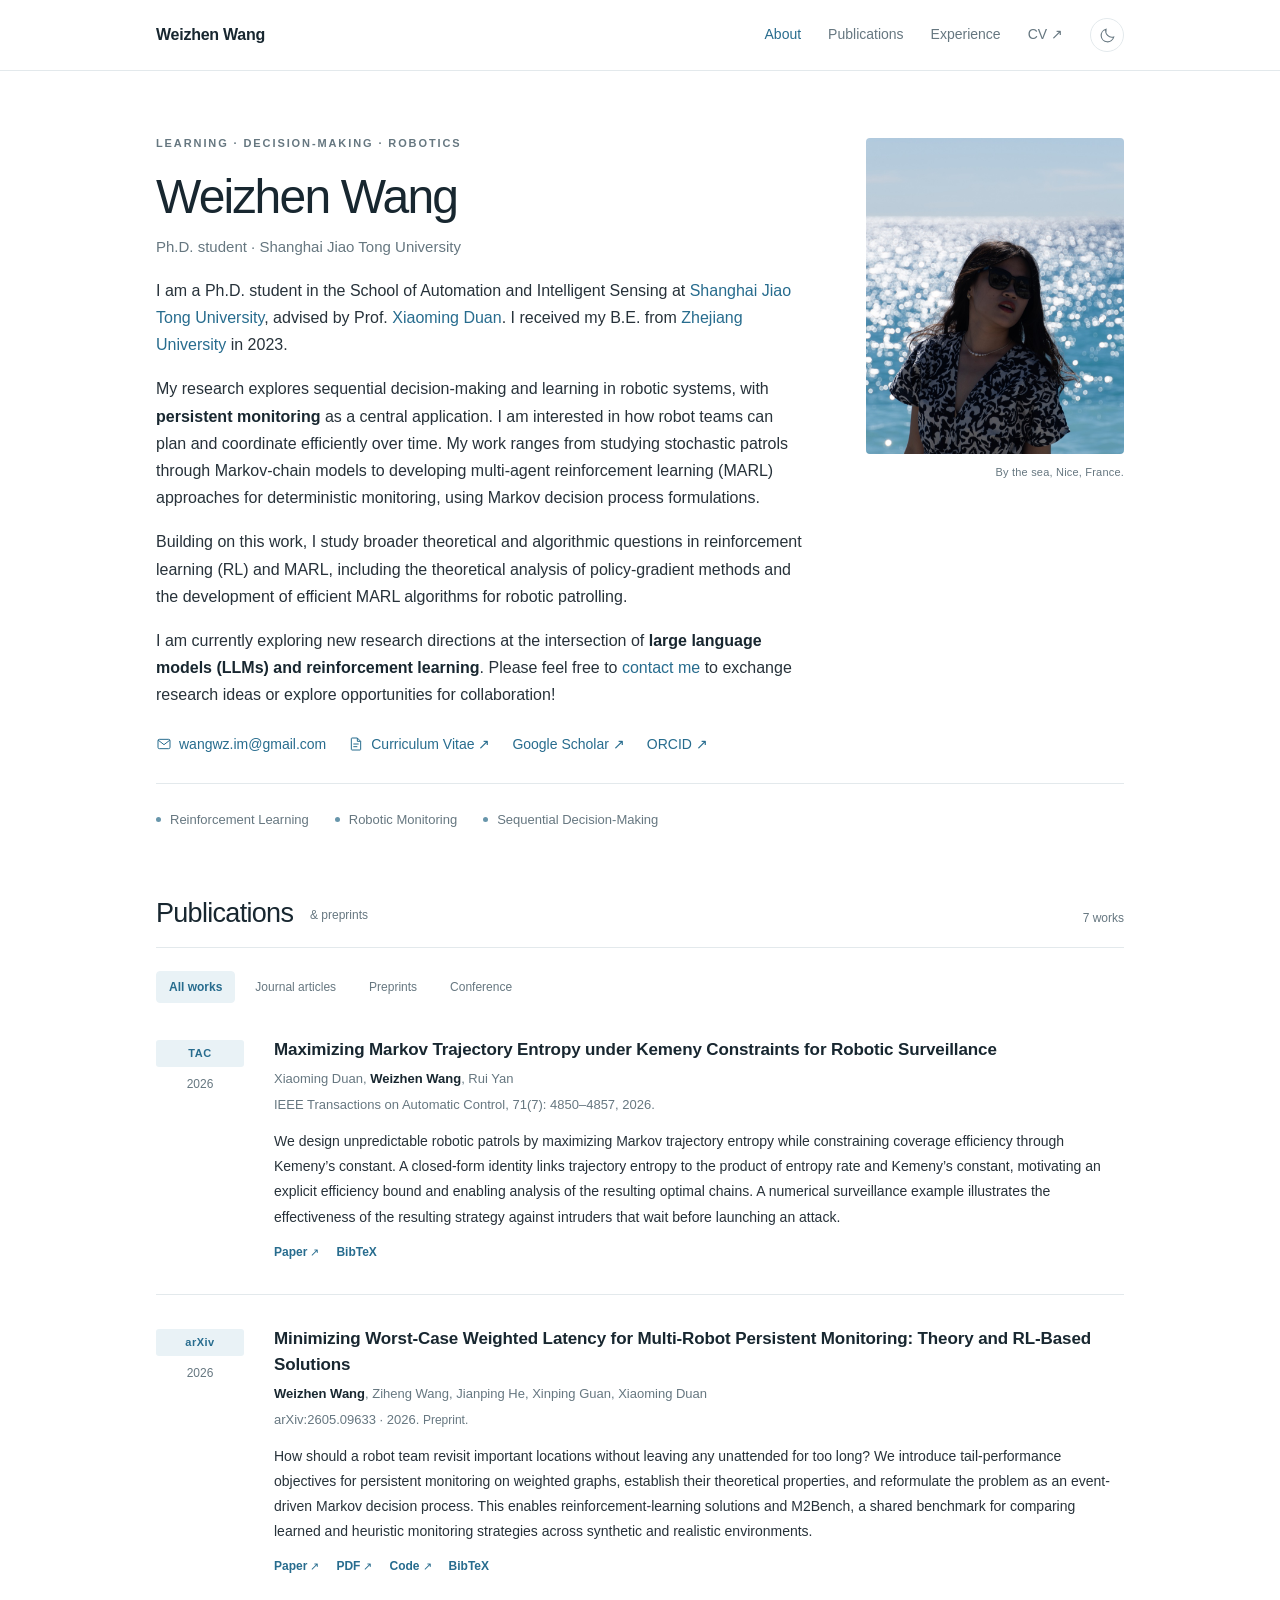
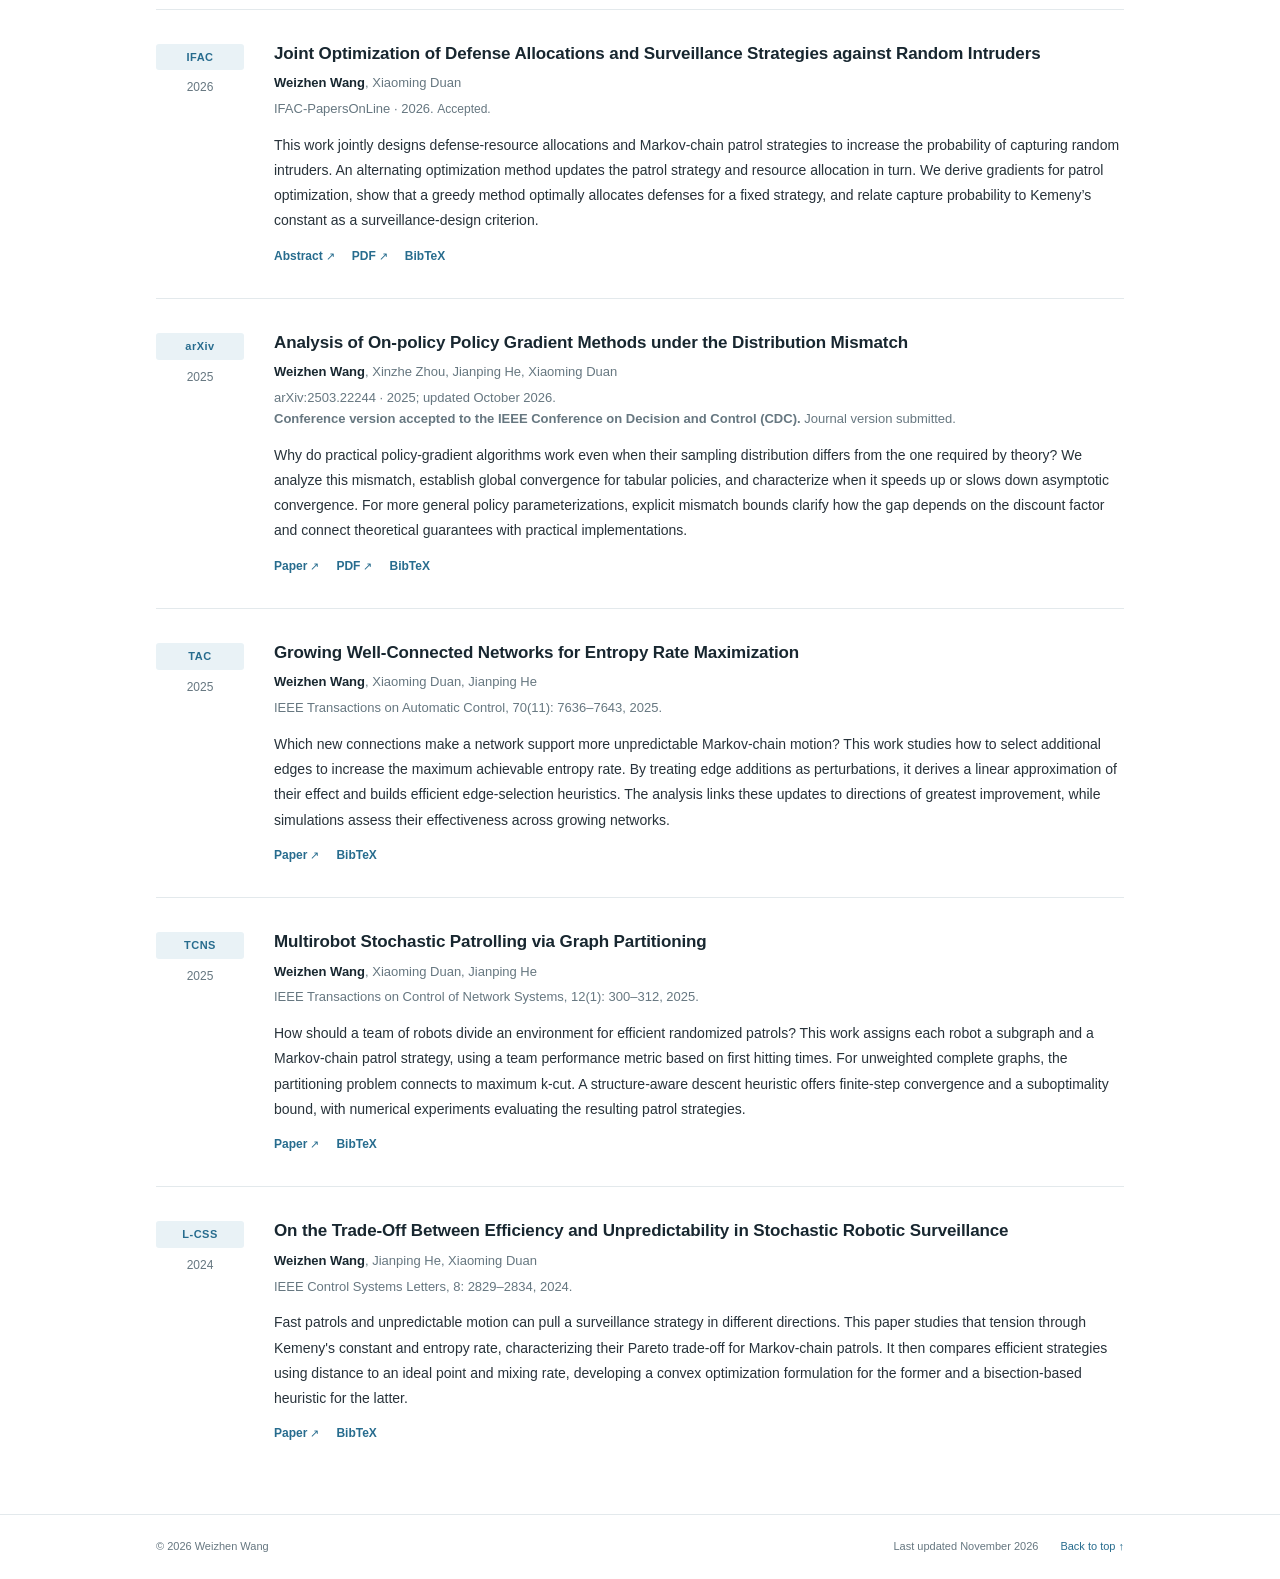
<file: index.html>
<!doctype html>
<html lang="en" data-theme="light">
<head>
  <meta charset="utf-8">
  <meta name="viewport" content="width=device-width, initial-scale=1">
  <meta name="description" content="Weizhen Wang is a Ph.D. student at Shanghai Jiao Tong University, researching reinforcement learning, robotic monitoring, and sequential decision-making, and exploring the intersection of LLMs and RL.">
  <meta name="theme-color" content="#276c8e">
  <title>Weizhen Wang | Shanghai Jiao Tong University</title>
  <link rel="icon" type="image/svg+xml" href="assets/favicon.svg">
  <link rel="stylesheet" href="styles.css?v=20261107">
  <script>try { const t = localStorage.getItem('weizhen-theme'); if (t === 'dark' || t === 'light') document.documentElement.dataset.theme = t; } catch (_) {}</script>
  <script src="script.js?v=20261107" defer></script>
</head>
<body>
  <a class="skip-link" href="#main">Skip to content</a>
  <header class="site-header">
    <div class="shell header-inner">
      <a class="wordmark" href="#about">Weizhen Wang<span class="sr-only"> — home</span></a>
      <div class="header-right">
        <nav class="nav-links" aria-label="Main navigation">
          <a href="#about" aria-current="location">About</a>
          <a href="#publications">Publications</a>
          <a href="experience.html">Experience</a>
          <a class="desktop-link" href="assets/CV.pdf" target="_blank" rel="noopener">CV ↗</a>
        </nav>
        <button class="theme-toggle" type="button" aria-label="Switch to dark theme" hidden>
          <svg class="moon" viewBox="0 0 24 24" fill="none" stroke="currentColor" stroke-width="1.6" aria-hidden="true"><path d="M20.8 14.1A8.8 8.8 0 0 1 9.9 3.2 9 9 0 1 0 20.8 14.1Z"/></svg>
          <svg class="sun" viewBox="0 0 24 24" fill="none" stroke="currentColor" stroke-width="1.6" aria-hidden="true"><circle cx="12" cy="12" r="4"/><path d="M12 2v2m0 16v2M2 12h2m16 0h2M5 5l1.5 1.5m11 11L19 19M5 19l1.5-1.5m11-11L19 5"/></svg>
        </button>
      </div>
    </div>
  </header>
  <main id="main" class="shell">
    <!-- ABOUT: update your biography and contact details here. -->
    <section id="about" aria-labelledby="name">
      <div class="intro">
        <div class="bio">
          <p class="eyebrow">Learning · Decision-making · Robotics</p>
          <h1 id="name">Weizhen Wang</h1>
          <p class="position">Ph.D. student · Shanghai Jiao Tong University</p>
          <p>I am a Ph.D. student in the School of Automation and Intelligent Sensing at <a href="https://en.sjtu.edu.cn/" target="_blank" rel="noopener">Shanghai Jiao Tong University</a>, advised by Prof. <a href="https://xmduan.github.io/" target="_blank" rel="noopener">Xiaoming Duan</a>. I received my B.E. from <a href="https://www.zju.edu.cn/english/" target="_blank" rel="noopener">Zhejiang University</a> in 2023.</p>
          <p>My research explores sequential decision-making and learning in robotic systems, with <strong>persistent monitoring</strong> as a central application. I am interested in how robot teams can plan and coordinate efficiently over time. My work ranges from studying stochastic patrols through Markov-chain models to developing multi-agent reinforcement learning (MARL) approaches for deterministic monitoring, using Markov decision process formulations.</p>
          <p>Building on this work, I study broader theoretical and algorithmic questions in reinforcement learning (RL) and MARL, including the theoretical analysis of policy-gradient methods and the development of efficient MARL algorithms for robotic patrolling.</p>
          <p>I am currently exploring new research directions at the intersection of <strong>large language models (LLMs) and reinforcement learning</strong>. Please feel free to <a href="mailto:wangwz.im@gmail.com">contact me</a> to exchange research ideas or explore opportunities for collaboration!</p>
          <div class="contact-links">
            <a href="mailto:wangwz.im@gmail.com"><svg viewBox="0 0 24 24" fill="none" stroke="currentColor" stroke-width="1.5" aria-hidden="true"><rect x="3" y="5" width="18" height="14" rx="2"/><path d="m3 6 9 7 9-7"/></svg>wangwz.im@gmail.com</a>
            <a href="assets/CV.pdf" target="_blank" rel="noopener"><svg viewBox="0 0 24 24" fill="none" stroke="currentColor" stroke-width="1.5" aria-hidden="true"><path d="M14 3H6a1 1 0 0 0-1 1v16a1 1 0 0 0 1 1h12a1 1 0 0 0 1-1V8Z"/><path d="M14 3v5h5M8 12h8m-8 4h6"/></svg>Curriculum Vitae ↗</a>
            <a href="https://scholar.google.com/citations?user=BCDmdxAAAAAJ&amp;hl=zh-CN" target="_blank" rel="noopener">Google Scholar ↗</a>
            <a href="https://orcid.org/0009-0009-9630-356X" target="_blank" rel="noopener">ORCID ↗</a>
          </div>
        </div>
        <figure class="portrait">
          <img src="assets/portrait.jpg" width="1600" height="1067" alt="Weizhen Wang beside the Mediterranean Sea" fetchpriority="high">
          <figcaption>By the sea, Nice, France.</figcaption>
        </figure>
      </div>
      <div class="interests" aria-label="Research interests">
        <span>Reinforcement Learning</span><span>Robotic Monitoring</span><span>Sequential Decision-Making</span>
      </div>
    </section>
    <!-- PUBLICATIONS: each article includes an introduction, verified links, and a citation. -->
    <section id="publications" class="section" aria-labelledby="publications-title">
      <div class="section-heading">
        <h2 id="publications-title">Publications <span class="section-number">&amp; preprints</span></h2>
        <p id="publication-count" class="section-note" aria-live="polite">7 works</p>
      </div>
      <div class="filters" role="group" aria-label="Filter publications" hidden>
        <button class="filter" type="button" data-filter="all" aria-pressed="true">All works</button>
        <button class="filter" type="button" data-filter="journal" aria-pressed="false">Journal articles</button>
        <button class="filter" type="button" data-filter="preprint" aria-pressed="false">Preprints</button>
        <button class="filter" type="button" data-filter="conference" aria-pressed="false">Conference</button>
      </div>
      <div class="publication-list">
        <article class="publication" data-type="journal" id="trajectory-entropy">
          <div class="pub-label"><span class="venue-badge">TAC</span><p class="pub-year">2026</p></div>
          <div class="pub-body">
            <h3><a href="https://doi.org/10.1109/TAC.2026.3662306" target="_blank" rel="noopener">Maximizing Markov Trajectory Entropy under Kemeny Constraints for Robotic Surveillance</a></h3>
            <p class="authors">Xiaoming Duan, <strong>Weizhen Wang</strong>, Rui Yan</p>
            <p class="venue">IEEE Transactions on Automatic Control, 71(7): 4850–4857, 2026.</p>
            <p class="summary">We design unpredictable robotic patrols by maximizing Markov trajectory entropy while constraining coverage efficiency through Kemeny’s constant. A closed-form identity links trajectory entropy to the product of entropy rate and Kemeny’s constant, motivating an explicit efficiency bound and enabling analysis of the resulting optimal chains. A numerical surveillance example illustrates the effectiveness of the resulting strategy against intruders that wait before launching an attack.</p>
            <div class="pub-actions"><a href="https://doi.org/10.1109/TAC.2026.3662306" target="_blank" rel="noopener">Paper</a> <button class="bib-toggle" type="button" aria-expanded="false" aria-controls="bib-trajectory-entropy" hidden>BibTeX<span class="sr-only"> for Maximizing Markov Trajectory Entropy under Kemeny Constraints for Robotic Surveillance</span></button></div>
            <div class="bib-panel" id="bib-trajectory-entropy" hidden>
              <pre>@article{duan2026trajectoryentropy,
  title = {Maximizing Markov Trajectory Entropy under Kemeny Constraints for Robotic Surveillance},
  author = {Duan, Xiaoming and Wang, Weizhen and Yan, Rui},
  year = {2026},
  journal = {IEEE Transactions on Automatic Control},
  volume = {71},
  number = {7},
  pages = {4850--4857},
  doi = {10.1109/TAC.2026.3662306},
  url = {https://doi.org/10.1109/TAC.2026.3662306}
}</pre>
              <button class="copy-citation" type="button" aria-live="polite">Copy citation</button>
            </div>
          </div>
        </article>
        <article class="publication" data-type="preprint" id="persistent-monitoring">
          <div class="pub-label"><span class="venue-badge">arXiv</span><p class="pub-year">2026</p></div>
          <div class="pub-body">
            <h3><a href="https://arxiv.org/abs/2605.09633" target="_blank" rel="noopener">Minimizing Worst-Case Weighted Latency for Multi-Robot Persistent Monitoring: Theory and RL-Based Solutions</a></h3>
            <p class="authors"><strong>Weizhen Wang</strong>, Ziheng Wang, Jianping He, Xinping Guan, Xiaoming Duan</p>
            <p class="venue">arXiv:2605.09633 · 2026. <span class="status-note">Preprint.</span></p>
            <p class="summary">How should a robot team revisit important locations without leaving any unattended for too long? We introduce tail-performance objectives for persistent monitoring on weighted graphs, establish their theoretical properties, and reformulate the problem as an event-driven Markov decision process. This enables reinforcement-learning solutions and M2Bench, a shared benchmark for comparing learned and heuristic monitoring strategies across synthetic and realistic environments.</p>
            <div class="pub-actions"><a href="https://arxiv.org/abs/2605.09633" target="_blank" rel="noopener">Paper</a> <a href="https://arxiv.org/pdf/2605.09633" target="_blank" rel="noopener">PDF</a> <a href="https://github.com/SpikeW726/M2Bench" target="_blank" rel="noopener">Code</a> <button class="bib-toggle" type="button" aria-expanded="false" aria-controls="bib-persistent-monitoring" hidden>BibTeX<span class="sr-only"> for Minimizing Worst-Case Weighted Latency for Multi-Robot Persistent Monitoring: Theory and RL-Based Solutions</span></button></div>
            <div class="bib-panel" id="bib-persistent-monitoring" hidden>
              <pre>@misc{wang2026persistentmonitoring,
  title = {Minimizing Worst-Case Weighted Latency for Multi-Robot Persistent Monitoring: Theory and RL-Based Solutions},
  author = {Wang, Weizhen and Wang, Ziheng and He, Jianping and Guan, Xinping and Duan, Xiaoming},
  year = {2026},
  eprint = {2605.09633},
  archivePrefix = {arXiv},
  url = {https://arxiv.org/abs/2605.09633}
}</pre>
              <button class="copy-citation" type="button" aria-live="polite">Copy citation</button>
            </div>
          </div>
        </article>
        <article class="publication" data-type="conference" id="defense-allocation">
          <div class="pub-label"><span class="venue-badge">IFAC</span><p class="pub-year">2026</p></div>
          <div class="pub-body">
            <h3><a href="https://skoge.folk.ntnu.no/prost/proceedings/ifac2026_IFACWC26_preprints/IFAC26_ContentListMedia_2.html#tua30_03" target="_blank" rel="noopener">Joint Optimization of Defense Allocations and Surveillance Strategies against Random Intruders</a></h3>
            <p class="authors"><strong>Weizhen Wang</strong>, Xiaoming Duan</p>
            <p class="venue">IFAC-PapersOnLine · 2026. <span class="status-note">Accepted.</span></p>
            <p class="summary">This work jointly designs defense-resource allocations and Markov-chain patrol strategies to increase the probability of capturing random intruders. An alternating optimization method updates the patrol strategy and resource allocation in turn. We derive gradients for patrol optimization, show that a greedy method optimally allocates defenses for a fixed strategy, and relate capture probability to Kemeny’s constant as a surveillance-design criterion.</p>
            <div class="pub-actions"><a href="https://skoge.folk.ntnu.no/prost/proceedings/ifac2026_IFACWC26_preprints/IFAC26_ContentListMedia_2.html#tua30_03" target="_blank" rel="noopener">Abstract</a> <a href="https://skoge.folk.ntnu.no/prost/proceedings/ifac2026_IFACWC26_preprints/files/1863.pdf" target="_blank" rel="noopener">PDF</a> <button class="bib-toggle" type="button" aria-expanded="false" aria-controls="bib-defense-allocation" hidden>BibTeX<span class="sr-only"> for Joint Optimization of Defense Allocations and Surveillance Strategies against Random Intruders</span></button></div>
            <div class="bib-panel" id="bib-defense-allocation" hidden>
              <pre>@inproceedings{wang2026defenseallocation,
  title = {Joint Optimization of Defense Allocations and Surveillance Strategies against Random Intruders},
  author = {Wang, Weizhen and Duan, Xiaoming},
  year = {2026},
  booktitle = {IFAC-PapersOnLine},
  note = {Accepted},
  url = {https://skoge.folk.ntnu.no/prost/proceedings/ifac2026_IFACWC26_preprints/IFAC26_ContentListMedia_2.html#tua30_03}
}</pre>
              <button class="copy-citation" type="button" aria-live="polite">Copy citation</button>
            </div>
          </div>
        </article>
        <article class="publication" data-type="preprint" id="policy-gradient">
          <div class="pub-label"><span class="venue-badge">arXiv</span><p class="pub-year">2025</p></div>
          <div class="pub-body">
            <h3><a href="https://arxiv.org/abs/2503.22244" target="_blank" rel="noopener">Analysis of On-policy Policy Gradient Methods under the Distribution Mismatch</a></h3>
            <p class="authors"><strong>Weizhen Wang</strong>, Xinzhe Zhou, Jianping He, Xiaoming Duan</p>
            <p class="venue">arXiv:2503.22244 · 2025; updated October 2026.</p>
            <p class="venue"><strong>Conference version accepted to the IEEE Conference on Decision and Control (CDC).</strong> Journal version submitted.</p>
            <p class="summary">Why do practical policy-gradient algorithms work even when their sampling distribution differs from the one required by theory? We analyze this mismatch, establish global convergence for tabular policies, and characterize when it speeds up or slows down asymptotic convergence. For more general policy parameterizations, explicit mismatch bounds clarify how the gap depends on the discount factor and connect theoretical guarantees with practical implementations.</p>
            <div class="pub-actions"><a href="https://arxiv.org/abs/2503.22244" target="_blank" rel="noopener">Paper</a> <a href="https://arxiv.org/pdf/2503.22244" target="_blank" rel="noopener">PDF</a> <button class="bib-toggle" type="button" aria-expanded="false" aria-controls="bib-policy-gradient" hidden>BibTeX<span class="sr-only"> for Analysis of On-policy Policy Gradient Methods under the Distribution Mismatch</span></button></div>
            <div class="bib-panel" id="bib-policy-gradient" hidden>
              <pre>@misc{wang2025policygradient,
  title = {Analysis of On-policy Policy Gradient Methods under the Distribution Mismatch},
  author = {Wang, Weizhen and Zhou, Xinzhe and He, Jianping and Duan, Xiaoming},
  year = {2025},
  eprint = {2503.22244},
  archivePrefix = {arXiv},
  note = {Version 3, updated October 2026; conference version accepted to IEEE CDC; journal version submitted},
  url = {https://arxiv.org/abs/2503.22244}
}</pre>
              <button class="copy-citation" type="button" aria-live="polite">Copy citation</button>
            </div>
          </div>
        </article>
        <article class="publication" data-type="journal" id="network-entropy">
          <div class="pub-label"><span class="venue-badge">TAC</span><p class="pub-year">2025</p></div>
          <div class="pub-body">
            <h3><a href="https://doi.org/10.1109/TAC.2025.3575684" target="_blank" rel="noopener">Growing Well-Connected Networks for Entropy Rate Maximization</a></h3>
            <p class="authors"><strong>Weizhen Wang</strong>, Xiaoming Duan, Jianping He</p>
            <p class="venue">IEEE Transactions on Automatic Control, 70(11): 7636–7643, 2025.</p>
            <p class="summary">Which new connections make a network support more unpredictable Markov-chain motion? This work studies how to select additional edges to increase the maximum achievable entropy rate. By treating edge additions as perturbations, it derives a linear approximation of their effect and builds efficient edge-selection heuristics. The analysis links these updates to directions of greatest improvement, while simulations assess their effectiveness across growing networks.</p>
            <div class="pub-actions"><a href="https://doi.org/10.1109/TAC.2025.3575684" target="_blank" rel="noopener">Paper</a> <button class="bib-toggle" type="button" aria-expanded="false" aria-controls="bib-network-entropy" hidden>BibTeX<span class="sr-only"> for Growing Well-Connected Networks for Entropy Rate Maximization</span></button></div>
            <div class="bib-panel" id="bib-network-entropy" hidden>
              <pre>@article{wang2025networkentropy,
  title = {Growing Well-Connected Networks for Entropy Rate Maximization},
  author = {Wang, Weizhen and Duan, Xiaoming and He, Jianping},
  year = {2025},
  journal = {IEEE Transactions on Automatic Control},
  volume = {70},
  number = {11},
  pages = {7636--7643},
  doi = {10.1109/TAC.2025.3575684},
  url = {https://doi.org/10.1109/TAC.2025.3575684}
}</pre>
              <button class="copy-citation" type="button" aria-live="polite">Copy citation</button>
            </div>
          </div>
        </article>
        <article class="publication" data-type="journal" id="graph-partitioning">
          <div class="pub-label"><span class="venue-badge">TCNS</span><p class="pub-year">2025</p></div>
          <div class="pub-body">
            <h3><a href="https://doi.org/10.1109/TCNS.2024.3463502" target="_blank" rel="noopener">Multirobot Stochastic Patrolling via Graph Partitioning</a></h3>
            <p class="authors"><strong>Weizhen Wang</strong>, Xiaoming Duan, Jianping He</p>
            <p class="venue">IEEE Transactions on Control of Network Systems, 12(1): 300–312, 2025.</p>
            <p class="summary">How should a team of robots divide an environment for efficient randomized patrols? This work assigns each robot a subgraph and a Markov-chain patrol strategy, using a team performance metric based on first hitting times. For unweighted complete graphs, the partitioning problem connects to maximum k-cut. A structure-aware descent heuristic offers finite-step convergence and a suboptimality bound, with numerical experiments evaluating the resulting patrol strategies.</p>
            <div class="pub-actions"><a href="https://doi.org/10.1109/TCNS.2024.3463502" target="_blank" rel="noopener">Paper</a> <button class="bib-toggle" type="button" aria-expanded="false" aria-controls="bib-graph-partitioning" hidden>BibTeX<span class="sr-only"> for Multirobot Stochastic Patrolling via Graph Partitioning</span></button></div>
            <div class="bib-panel" id="bib-graph-partitioning" hidden>
              <pre>@article{wang2025graphpartitioning,
  title = {Multirobot Stochastic Patrolling via Graph Partitioning},
  author = {Wang, Weizhen and Duan, Xiaoming and He, Jianping},
  year = {2025},
  journal = {IEEE Transactions on Control of Network Systems},
  volume = {12},
  number = {1},
  pages = {300--312},
  doi = {10.1109/TCNS.2024.3463502},
  url = {https://doi.org/10.1109/TCNS.2024.3463502}
}</pre>
              <button class="copy-citation" type="button" aria-live="polite">Copy citation</button>
            </div>
          </div>
        </article>
        <article class="publication" data-type="journal" id="efficiency-unpredictability">
          <div class="pub-label"><span class="venue-badge">L-CSS</span><p class="pub-year">2024</p></div>
          <div class="pub-body">
            <h3><a href="https://doi.org/10.1109/LCSYS.2024.3515858" target="_blank" rel="noopener">On the Trade-Off Between Efficiency and Unpredictability in Stochastic Robotic Surveillance</a></h3>
            <p class="authors"><strong>Weizhen Wang</strong>, Jianping He, Xiaoming Duan</p>
            <p class="venue">IEEE Control Systems Letters, 8: 2829–2834, 2024.</p>
            <p class="summary">Fast patrols and unpredictable motion can pull a surveillance strategy in different directions. This paper studies that tension through Kemeny&#x27;s constant and entropy rate, characterizing their Pareto trade-off for Markov-chain patrols. It then compares efficient strategies using distance to an ideal point and mixing rate, developing a convex optimization formulation for the former and a bisection-based heuristic for the latter.</p>
            <div class="pub-actions"><a href="https://doi.org/10.1109/LCSYS.2024.3515858" target="_blank" rel="noopener">Paper</a> <button class="bib-toggle" type="button" aria-expanded="false" aria-controls="bib-efficiency-unpredictability" hidden>BibTeX<span class="sr-only"> for On the Trade-Off Between Efficiency and Unpredictability in Stochastic Robotic Surveillance</span></button></div>
            <div class="bib-panel" id="bib-efficiency-unpredictability" hidden>
              <pre>@article{wang2024efficiencyunpredictability,
  title = {On the Trade-Off Between Efficiency and Unpredictability in Stochastic Robotic Surveillance},
  author = {Wang, Weizhen and He, Jianping and Duan, Xiaoming},
  year = {2024},
  journal = {IEEE Control Systems Letters},
  volume = {8},
  pages = {2829--2834},
  doi = {10.1109/LCSYS.2024.3515858},
  url = {https://doi.org/10.1109/LCSYS.2024.3515858}
}</pre>
              <button class="copy-citation" type="button" aria-live="polite">Copy citation</button>
            </div>
          </div>
        </article>
      </div>
    </section>
  </main>
  <footer class="site-footer"><div class="shell footer-inner"><span>© 2026 Weizhen Wang</span><div class="footer-meta"><span>Last updated November 2026</span><a href="#about">Back to top ↑</a></div></div></footer>
</body>
</html>
</file>
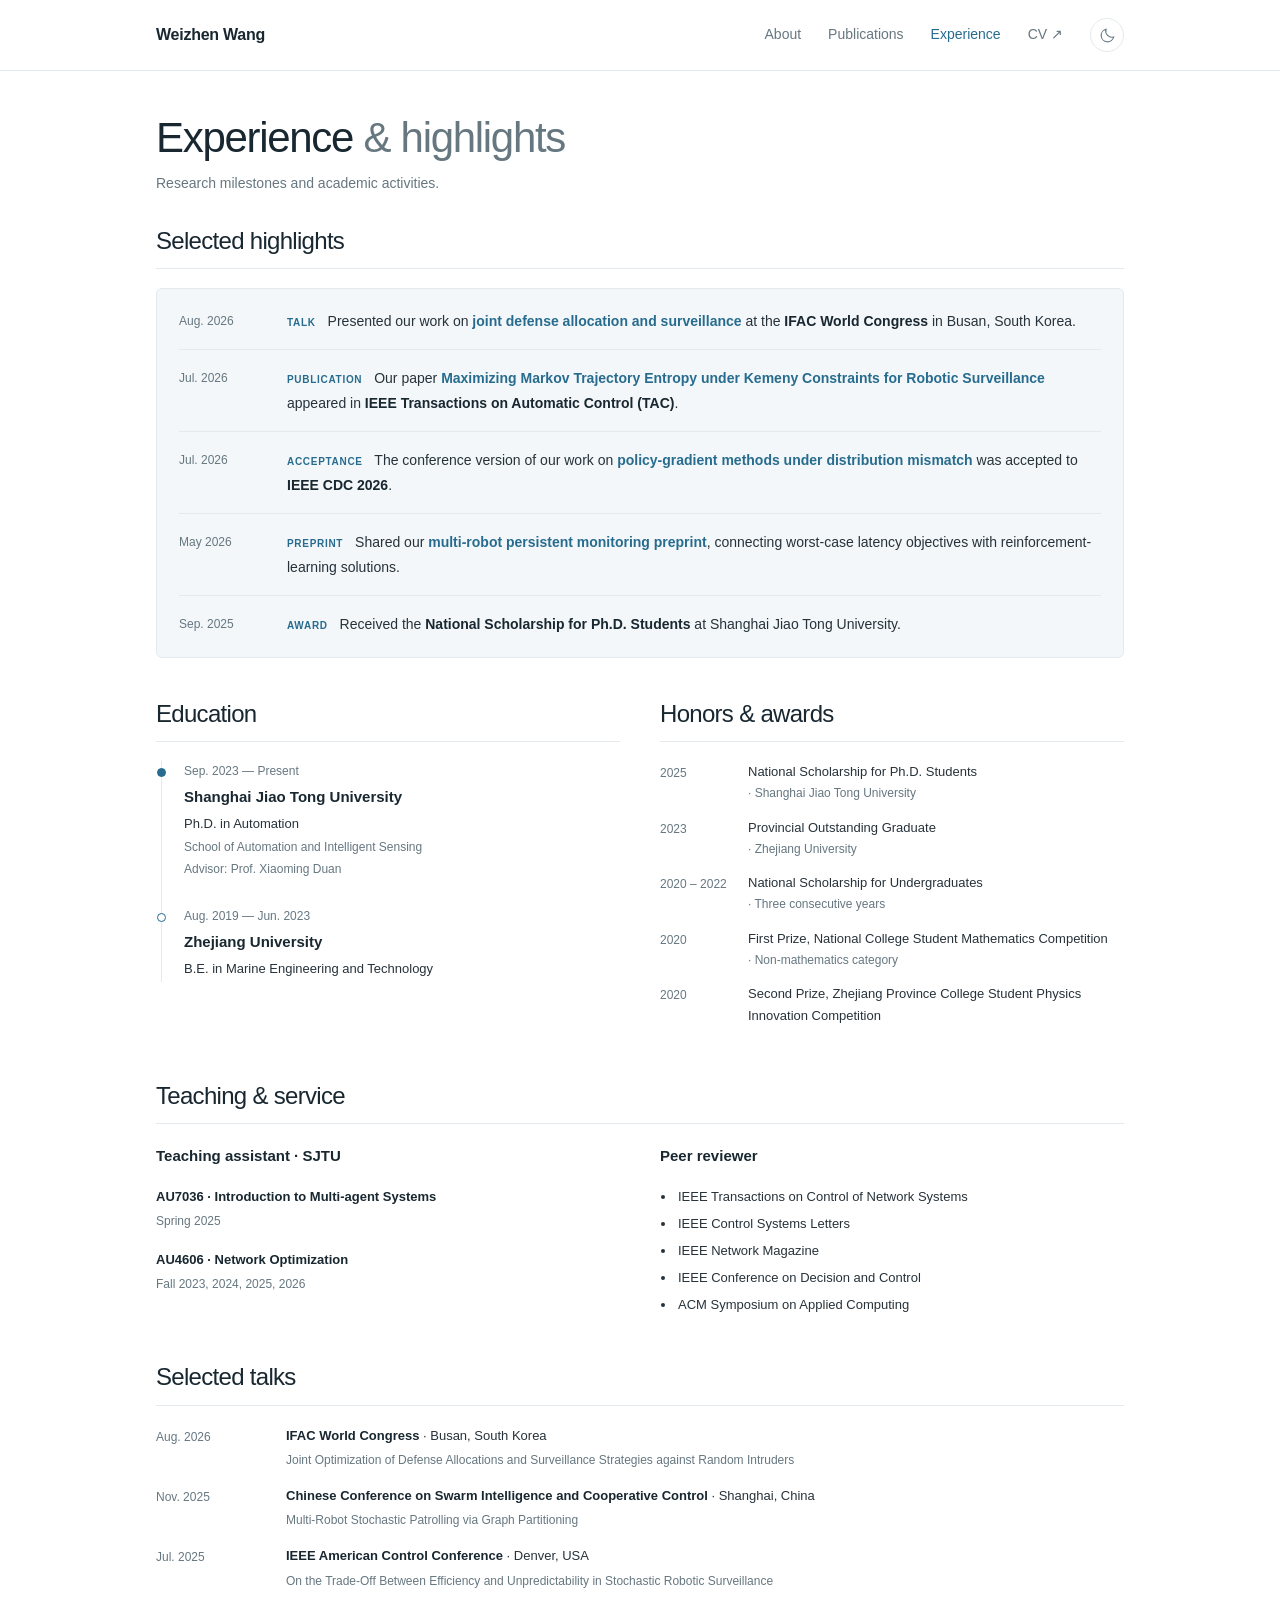
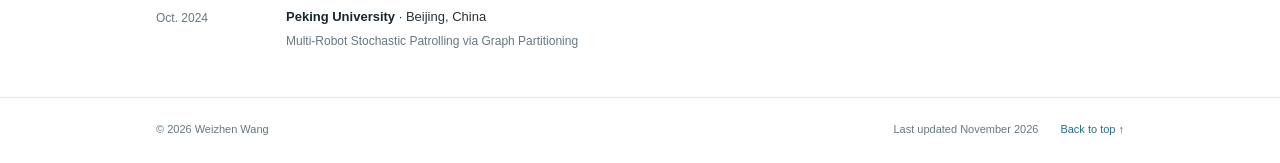
<file: experience.html>
<!doctype html>
<html lang="en" data-theme="light">
<head>
  <meta charset="utf-8">
  <meta name="viewport" content="width=device-width, initial-scale=1">
  <meta name="description" content="Research highlights, education, honors, teaching, academic service, and selected talks by Weizhen Wang at Shanghai Jiao Tong University.">
  <meta name="theme-color" content="#276c8e">
  <title>Experience &amp; Highlights | Weizhen Wang</title>
  <link rel="icon" type="image/svg+xml" href="assets/favicon.svg">
  <link rel="stylesheet" href="styles.css?v=20261107">
  <script>try { const t = localStorage.getItem('weizhen-theme'); if (t === 'dark' || t === 'light') document.documentElement.dataset.theme = t; } catch (_) {}</script>
  <script src="script.js?v=20261107" defer></script>
</head>
<body>
  <a class="skip-link" href="#main">Skip to content</a>
  <header class="site-header">
    <div class="shell header-inner">
      <a class="wordmark" href="index.html#about">Weizhen Wang<span class="sr-only"> — home</span></a>
      <div class="header-right">
        <nav class="nav-links" aria-label="Main navigation">
          <a href="index.html#about">About</a>
          <a href="index.html#publications">Publications</a>
          <a href="experience.html" aria-current="page">Experience</a>
          <a class="desktop-link" href="assets/CV.pdf" target="_blank" rel="noopener">CV ↗</a>
        </nav>
        <button class="theme-toggle" type="button" aria-label="Switch to dark theme" hidden>
          <svg class="moon" viewBox="0 0 24 24" fill="none" stroke="currentColor" stroke-width="1.6" aria-hidden="true"><path d="M20.8 14.1A8.8 8.8 0 0 1 9.9 3.2 9 9 0 1 0 20.8 14.1Z"/></svg>
          <svg class="sun" viewBox="0 0 24 24" fill="none" stroke="currentColor" stroke-width="1.6" aria-hidden="true"><circle cx="12" cy="12" r="4"/><path d="M12 2v2m0 16v2M2 12h2m16 0h2M5 5l1.5 1.5m11 11L19 19M5 19l1.5-1.5m11-11L19 5"/></svg>
        </button>
      </div>
    </div>
  </header>
  <main id="main" class="shell experience-page">
    <div class="page-heading" id="experience">
      <h1>Experience <span>&amp; highlights</span></h1>
      <p>Research milestones and academic activities.</p>
    </div>
    <!-- HIGHLIGHTS: dates refer to the event, acceptance, or first preprint release. -->
    <section id="highlights" class="section highlights-section" aria-labelledby="highlights-title">
      <div class="section-heading"><h2 id="highlights-title">Selected highlights</h2></div>
      <ul class="highlight-list">
        <li>
          <time datetime="2026-08">Aug. 2026</time>
          <p><span class="highlight-kind">Talk</span> Presented our work on <strong><a href="index.html#defense-allocation">joint defense allocation and surveillance</a></strong> at the <strong>IFAC World Congress</strong> in Busan, South Korea.</p>
        </li>
        <li>
          <time datetime="2026-07">Jul. 2026</time>
          <p><span class="highlight-kind">Publication</span> Our paper <strong><a href="index.html#trajectory-entropy">Maximizing Markov Trajectory Entropy under Kemeny Constraints for Robotic Surveillance</a></strong> appeared in <strong>IEEE Transactions on Automatic Control (TAC)</strong>.</p>
        </li>
        <li>
          <time datetime="2026-07">Jul. 2026</time>
          <p><span class="highlight-kind">Acceptance</span> The conference version of our work on <strong><a href="index.html#policy-gradient">policy-gradient methods under distribution mismatch</a></strong> was accepted to <strong>IEEE CDC 2026</strong>.</p>
        </li>
        <li>
          <time datetime="2026-05">May 2026</time>
          <p><span class="highlight-kind">Preprint</span> Shared our <strong><a href="index.html#persistent-monitoring">multi-robot persistent monitoring preprint</a></strong>, connecting worst-case latency objectives with reinforcement-learning solutions.</p>
        </li>
        <li>
          <time datetime="2025-09">Sep. 2025</time>
          <p><span class="highlight-kind">Award</span> Received the <strong>National Scholarship for Ph.D. Students</strong> at Shanghai Jiao Tong University.</p>
        </li>
      </ul>
    </section>
    <div class="experience-overview">
    <section id="education" class="section" aria-labelledby="education-title">
      <div class="section-heading"><h2 id="education-title">Education</h2></div>
      <ol class="education-timeline">
        <li>
          <p class="timeline-date"><time datetime="2023-09">Sep. 2023</time> — Present</p>
          <h3>Shanghai Jiao Tong University</h3>
          <p>Ph.D. in Automation</p>
          <p class="detail">School of Automation and Intelligent Sensing</p>
          <p class="detail">Advisor: Prof. Xiaoming Duan</p>
        </li>
        <li>
          <p class="timeline-date"><time datetime="2019-08">Aug. 2019</time> — <time datetime="2023-06">Jun. 2023</time></p>
          <h3>Zhejiang University</h3>
          <p>B.E. in Marine Engineering and Technology</p>
        </li>
      </ol>
    </section>
    <section id="honors" class="section" aria-labelledby="honors-title">
      <div class="section-heading"><h2 id="honors-title">Honors &amp; awards</h2></div>
      <ul class="honor-list">
        <li><time>2025</time><div>National Scholarship for Ph.D. Students <small>· Shanghai Jiao Tong University</small></div></li>
        <li><time>2023</time><div>Provincial Outstanding Graduate <small>· Zhejiang University</small></div></li>
        <li><time>2020 – 2022</time><div>National Scholarship for Undergraduates <small>· Three consecutive years</small></div></li>
        <li><time>2020</time><div>First Prize, National College Student Mathematics Competition <small>· Non-mathematics category</small></div></li>
        <li><time>2020</time><div>Second Prize, Zhejiang Province College Student Physics Innovation Competition</div></li>
      </ul>
    </section>
    </div>
    <section id="teaching" class="section" aria-labelledby="teaching-title">
      <div class="section-heading"><h2 id="teaching-title">Teaching &amp; service</h2></div>
      <div class="service-grid">
        <div>
          <h3 class="subheading">Teaching assistant · SJTU</h3>
          <div class="teaching-item"><strong>AU7036 · Introduction to Multi-agent Systems</strong><p>Spring 2025</p></div>
          <div class="teaching-item"><strong>AU4606 · Network Optimization</strong><p>Fall 2023, 2024, 2025, 2026</p></div>
        </div>
        <div>
          <h3 class="subheading">Peer reviewer</h3>
          <ul class="reviewer-list">
            <li>IEEE Transactions on Control of Network Systems</li>
            <li>IEEE Control Systems Letters</li>
            <li>IEEE Network Magazine</li>
            <li>IEEE Conference on Decision and Control</li>
            <li>ACM Symposium on Applied Computing</li>
          </ul>
        </div>
      </div>
    </section>
    <section id="talks" class="section" aria-labelledby="talks-title">
      <div class="section-heading"><h2 id="talks-title">Selected talks</h2></div>
      <ul class="talk-list">
        <li><time>Aug. 2026</time><div><p><strong>IFAC World Congress</strong> · Busan, South Korea</p><p class="talk-title">Joint Optimization of Defense Allocations and Surveillance Strategies against Random Intruders</p></div></li>
        <li><time>Nov. 2025</time><div><p><strong>Chinese Conference on Swarm Intelligence and Cooperative Control</strong> · Shanghai, China</p><p class="talk-title">Multi-Robot Stochastic Patrolling via Graph Partitioning</p></div></li>
        <li><time>Jul. 2025</time><div><p><strong>IEEE American Control Conference</strong> · Denver, USA</p><p class="talk-title">On the Trade-Off Between Efficiency and Unpredictability in Stochastic Robotic Surveillance</p></div></li>
        <li><time>Oct. 2024</time><div><p><strong>Peking University</strong> · Beijing, China</p><p class="talk-title">Multi-Robot Stochastic Patrolling via Graph Partitioning</p></div></li>
      </ul>
    </section>
  </main>
  <footer class="site-footer"><div class="shell footer-inner"><span>© 2026 Weizhen Wang</span><div class="footer-meta"><span>Last updated November 2026</span><a href="#experience">Back to top ↑</a></div></div></footer>
</body>
</html>
</file>
<file: styles.css>
:root {
  color-scheme: light;
  --bg: #ffffff;
  --text: #27323a;
  --heading: #182730;
  --muted: #667780;
  --accent: #276c8e;
  --accent-hover: #154c68;
  --line: #e3e9ec;
  --soft: #f3f7f9;
  --badge: #e9f2f6;
  --nav-bg: rgba(255,255,255,.96);
}
html[data-theme="dark"] {
  color-scheme: dark;
  --bg: #172126;
  --text: #d7e0e5;
  --heading: #f0f4f6;
  --muted: #a2b2bb;
  --accent: #8bc4df;
  --accent-hover: #b5e0f3;
  --line: #34434b;
  --soft: #202e35;
  --badge: #253f4b;
  --nav-bg: rgba(23,33,38,.96);
}
* { box-sizing: border-box; }
html { scroll-behavior: smooth; scroll-padding-top: 90px; }
body { margin: 0; background: var(--bg); color: var(--text); font-family: -apple-system, BlinkMacSystemFont, "Segoe UI", Arial, sans-serif; font-size: 16px; line-height: 1.7; -webkit-font-smoothing: antialiased; }
a { color: var(--accent); text-decoration: none; text-underline-offset: 4px; }
a:hover { color: var(--accent-hover); text-decoration: underline; }
button, summary { -webkit-tap-highlight-color: transparent; }
button { font: inherit; }
button, a, summary { touch-action: manipulation; }
:focus-visible { outline: 2px solid var(--accent); outline-offset: 5px; border-radius: 2px; }
[hidden] { display: none !important; }
.shell { max-width: 1040px; margin: 0 auto; padding: 0 36px; }
.skip-link { position: absolute; top: -100px; left: 20px; padding: 8px 15px; background: var(--bg); z-index: 10; }
.skip-link:focus { top: 8px; }
.site-header { position: sticky; top: 0; background: var(--nav-bg); border-bottom: 1px solid var(--line); z-index: 5; }
.header-inner { min-height: 70px; display: flex; align-items: center; justify-content: space-between; gap: 24px; }
.wordmark { font-size: 16px; font-weight: 650; color: var(--heading); letter-spacing: -.25px; white-space: nowrap; }
.wordmark:hover { text-decoration: none; }
.header-right, .nav-links { display: flex; align-items: center; gap: 27px; }
.nav-links a { font-size: 14px; color: var(--muted); }
.nav-links a:hover, .nav-links a[aria-current="location"], .nav-links a[aria-current="page"] { color: var(--accent); text-decoration: none; }
.theme-toggle { display: inline-grid; place-items: center; width: 34px; height: 34px; padding: 7px; border: 1px solid var(--line); border-radius: 50%; background: transparent; color: var(--muted); cursor: pointer; }
.theme-toggle:hover { color: var(--accent); background: var(--soft); }
.theme-toggle svg { width: 17px; height: 17px; }
.sun { display: none; }
[data-theme="dark"] .sun { display: block; }
[data-theme="dark"] .moon { display: none; }
.intro { padding-top: 63px; display: grid; grid-template-columns: minmax(0, 1fr) 258px; gap: 64px; align-items: start; }
.eyebrow { color: var(--muted); font-size: 11px; font-weight: 650; text-transform: uppercase; letter-spacing: 1.9px; margin: 0 0 10px; }
h1 { font-size: clamp(36px, 4.5vw, 48px); line-height: 1.14; color: var(--heading); font-weight: 500; letter-spacing: -1.8px; margin: 0 0 10px; }
.position { color: var(--muted); margin: 0 0 26px; font-size: 15px; }
.bio p { margin: 0 0 17px; }
.bio strong { color: var(--heading); font-weight: 600; }
.contact-links { display: flex; flex-wrap: wrap; gap: 12px 22px; align-items: center; padding-top: 7px; }
.contact-links a { display: inline-flex; gap: 7px; align-items: center; font-size: 14px; }
.contact-links svg { height: 16px; width: 16px; }
.portrait { margin: 4px 0 0; }
.portrait img { width: 258px; height: 316px; object-fit: cover; object-position: 50% 50%; display: block; border-radius: 4px; background: var(--soft); }
.portrait figcaption { margin-top: 9px; font-size: 11px; letter-spacing: .2px; color: var(--muted); text-align: right; }
.interests { display: flex; gap: 10px 26px; flex-wrap: wrap; padding-top: 25px; margin-top: 27px; border-top: 1px solid var(--line); }
.interests span { color: var(--muted); font-size: 13px; }
.interests span::before { content: ""; width: 5px; height: 5px; display: inline-block; border-radius: 50%; background: #6896ab; margin: 0 9px 2px 0; }
.section { margin-top: 65px; scroll-margin-top: 20px; }
.page-heading { padding-top: 63px; }
.page-heading + .section { margin-top: 32px; }
.section-heading { display: flex; justify-content: space-between; gap: 20px; align-items: baseline; border-bottom: 1px solid var(--line); padding-bottom: 15px; margin-bottom: 23px; }
h2 { font-size: 27px; font-weight: 500; color: var(--heading); margin: 0; letter-spacing: -.7px; line-height: 1.3; }
.section-number { color: var(--muted); font-size: 12px; font-weight: 400; margin-left: 10px; letter-spacing: 0; vertical-align: middle; }
.section-note { color: var(--muted); font-size: 12px; margin: 0; }
.filters { display: flex; flex-wrap: wrap; gap: 7px; padding: 0; margin: 0 0 3px; }
.filter { border: 1px solid transparent; background: transparent; color: var(--muted); font-size: 12px; padding: 5px 12px; border-radius: 4px; cursor: pointer; line-height: 1.7; }
.filter:hover { color: var(--accent); background: var(--soft); }
.filter[aria-pressed="true"] { color: var(--accent); background: var(--badge); border-color: var(--badge); font-weight: 600; }
.publication { display: grid; grid-template-columns: 94px minmax(0,1fr); gap: 24px; padding: 31px 0 32px; border-bottom: 1px solid var(--line); }
.publication:last-child { border-bottom: 0; padding-bottom: 0; }
.pub-label { padding-top: 3px; }
.venue-badge { color: var(--accent); background: var(--badge); font-size: 11px; font-weight: 700; letter-spacing: .5px; text-align: center; padding: 4px 7px; display: block; width: 88px; border-radius: 3px; }
.pub-year { color: var(--muted); font-size: 12px; text-align: center; width: 88px; margin: 7px 0 0; }
.publication h3 { font-size: 17px; font-weight: 650; line-height: 1.5; letter-spacing: -.12px; margin: 0 0 6px; color: var(--heading); }
.publication h3 a { color: inherit; }
.publication h3 a:hover { color: var(--accent); }
.authors { font-size: 13px; margin: 0 0 4px; color: var(--muted); line-height: 1.75; }
.authors strong { font-weight: 600; color: var(--heading); }
.venue { font-size: 13px; line-height: 1.6; margin: 0; color: var(--muted); }
.summary { font-size: 14px; line-height: 1.8; margin: 13px 0 12px; }
.pub-actions { display: flex; align-items: center; gap: 17px; flex-wrap: wrap; }
.pub-actions a, .bib-toggle { font-size: 12px; color: var(--accent); font-weight: 550; }
.pub-actions a::after { content: " ↗"; font-size: 11px; }
.bib-toggle { border: none; padding: 0; cursor: pointer; background: none; line-height: 1.7; }
.bib-toggle:hover { text-decoration: underline; text-underline-offset: 4px; }
.bib-panel { margin-top: 14px; padding: 16px; border: 1px solid var(--line); border-radius: 4px; background: var(--soft); }
.bib-panel pre { white-space: pre-wrap; overflow-wrap: anywhere; margin: 0 0 12px; font: 11px/1.7 ui-monospace, SFMono-Regular, Consolas, monospace; }
.copy-citation { border: 1px solid var(--line); border-radius: 3px; background: var(--bg); color: var(--accent); padding: 4px 10px; font-size: 11px; cursor: pointer; }
.status-note { color: var(--muted); font-size: 12px; }
.entry { display: flex; justify-content: space-between; gap: 26px; margin: 0 0 24px; }
.entry:last-child { margin-bottom: 0; }
.entry h3 { font-size: 16px; color: var(--heading); font-weight: 600; line-height: 1.5; margin: 0 0 3px; }
.entry p { font-size: 14px; margin: 0; }
.entry .detail { color: var(--muted); font-size: 13px; }
.entry time { flex: 0 0 auto; font-size: 12px; color: var(--muted); padding-top: 3px; }
.honor-list { padding: 0; margin: 0; list-style: none; }
.honor-list li { display: grid; grid-template-columns: 115px 1fr; gap: 15px; font-size: 14px; margin: 0 0 14px; }
.honor-list time { color: var(--muted); font-size: 12px; padding-top: 2px; }
.honor-list small { color: var(--muted); font-size: 12px; }
.service-grid { display: grid; grid-template-columns: 1fr 1fr; gap: 50px; }
.subheading { font-size: 15px; font-weight: 600; color: var(--heading); margin: 0 0 17px; }
.teaching-item { font-size: 13px; margin-bottom: 18px; }
.teaching-item strong { color: var(--heading); font-weight: 550; }
.teaching-item p { margin: 3px 0 0; color: var(--muted); font-size: 12px; }
.reviewer-list { font-size: 13px; padding-left: 16px; margin: 0; }
.reviewer-list li { margin-bottom: 5px; padding-left: 2px; }
.talk-list { list-style: none; margin: 0; padding: 0; }
.talk-list li { display: grid; grid-template-columns: 115px 1fr; gap: 15px; margin-bottom: 18px; }
.talk-list time { color: var(--muted); font-size: 12px; padding-top: 2px; }
.talk-list p { margin: 0; font-size: 13px; }
.talk-list strong { color: var(--heading); font-weight: 550; }
.talk-list .talk-title { color: var(--muted); font-size: 12px; margin-top: 3px; }
.experience-page .page-heading { padding-top: 43px; }
.experience-page .page-heading h1 { font-size: clamp(32px, 4.2vw, 42px); letter-spacing: -1.3px; }
.experience-page .page-heading h1 span { color: var(--muted); }
.experience-page .page-heading > p { color: var(--muted); font-size: 14px; margin: 9px 0 0; }
.experience-page .section { margin-top: 40px; }
.experience-page .section-heading { margin-bottom: 19px; padding-bottom: 12px; }
.experience-page h2 { font-size: 24px; }
.experience-page .highlights-section { margin-top: 29px; }
.highlight-list { list-style: none; padding: 4px 22px; margin: 0; border: 1px solid var(--line); border-radius: 6px; background: var(--soft); }
.highlight-list li { display: grid; grid-template-columns: 88px minmax(0, 1fr); gap: 20px; padding: 16px 0; }
.highlight-list li + li { border-top: 1px solid var(--line); }
.highlight-list time { font-size: 12px; color: var(--muted); padding-top: 2px; }
.highlight-list p { margin: 0; font-size: 14px; line-height: 1.75; }
.highlight-list strong { color: var(--heading); font-weight: 550; }
.highlight-kind { font-size: 10px; font-weight: 700; letter-spacing: .7px; text-transform: uppercase; color: var(--accent); margin-right: 8px; }
.experience-overview { display: grid; grid-template-columns: 1fr 1fr; gap: 40px; align-items: start; }
.education-timeline { list-style: none; margin: 0 0 0 5px; padding: 0; }
.education-timeline li { position: relative; border-left: 1px solid var(--line); padding: 0 0 26px 22px; }
.education-timeline li:last-child { padding-bottom: 2px; }
.education-timeline li::before { content: ""; position: absolute; left: -5px; top: 7px; width: 7px; height: 7px; border: 1px solid var(--accent); border-radius: 50%; background: var(--bg); }
.education-timeline li:first-child::before { background: var(--accent); }
.education-timeline h3 { color: var(--heading); font-size: 15px; font-weight: 600; line-height: 1.5; margin: 4px 0; }
.education-timeline p { font-size: 13px; margin: 2px 0 0; }
.education-timeline .timeline-date { font-size: 12px; color: var(--muted); margin: 0 0 5px; }
.education-timeline .detail { color: var(--muted); font-size: 12px; }
.experience-overview .honor-list li { grid-template-columns: 76px minmax(0, 1fr); gap: 12px; font-size: 13px; margin-bottom: 13px; }
.experience-overview .honor-list small { display: block; }
.experience-page .service-grid { gap: 40px; }
.experience-page .talk-list li { margin-bottom: 15px; }
.site-footer { border-top: 1px solid var(--line); margin-top: 70px; }
body:has(.experience-page) .site-footer { margin-top: 46px; }
.footer-inner { padding-top: 22px; padding-bottom: 24px; display: flex; align-items: center; justify-content: space-between; gap: 20px; font-size: 11px; color: var(--muted); }
.footer-meta { display: flex; gap: 22px; align-items: center; }
.sr-only { position: absolute; width: 1px; height: 1px; padding: 0; margin: -1px; overflow: hidden; clip: rect(0,0,0,0); white-space: nowrap; border: 0; }
@media (max-width: 800px) {
  .shell { padding-left: 28px; padding-right: 28px; }
  .intro { grid-template-columns: minmax(0,1fr) 205px; gap: 34px; padding-top: 45px; }
  .portrait img { width: 205px; height: 275px; }
  .header-right, .nav-links { gap: 18px; }
  .bio { font-size: 15px; }
  .experience-overview { grid-template-columns: 1fr; gap: 0; }
}
@media (max-width: 600px) {
  html { scroll-padding-top: 110px; }
  body { font-size: 15px; }
  .shell { padding-left: 22px; padding-right: 22px; }
  .header-inner { min-height: 61px; flex-wrap: wrap; gap: 8px; padding-top: 12px; padding-bottom: 10px; }
  .wordmark { font-size: 14px; }
  .nav-links { order: 3; width: 100%; gap: 24px; }
  .nav-links a { font-size: 12px; }
  .nav-links .desktop-link { display: none; }
  .header-right { display: contents; }
  .theme-toggle { width: 29px; height: 29px; padding: 6px; margin-left: auto; }
  .page-heading { padding-top: 35px; }
  .experience-page .page-heading { padding-top: 31px; }
  .experience-page .section { margin-top: 31px; }
  .experience-page .highlights-section { margin-top: 25px; }
  .highlight-list { padding: 2px 16px; }
  .highlight-list li { grid-template-columns: 1fr; gap: 5px; padding: 14px 0; }
  .highlight-list time { padding: 0; }
  .highlight-list p { font-size: 13px; }
  .experience-page .service-grid { gap: 23px; }
  .intro { display: flex; flex-direction: column; gap: 26px; padding-top: 35px; }
  h1 { font-size: 39px; }
  .position { margin-bottom: 20px; }
  .portrait { width: 100%; margin-top: 0; }
  .portrait img { width: 100%; height: auto; max-height: 330px; aspect-ratio: 1.3; object-position: 50% 50%; }
  .portrait figcaption { margin-top: 5px; }
  .interests { margin-top: 21px; padding-top: 17px; gap: 8px 19px; }
  .interests span { font-size: 12px; }
  .section { margin-top: 43px; }
  h2 { font-size: 25px; }
  .section-heading { margin-bottom: 18px; }
  .section-note { max-width: 130px; text-align: right; font-size: 11px; }
  .publication { grid-template-columns: 1fr; gap: 13px; padding: 26px 0; }
  .pub-label { display: flex; align-items: center; gap: 10px; padding: 0; }
  .venue-badge { display: inline-block; width: auto; min-width: 63px; padding: 2px 9px; }
  .pub-year { width: auto; margin: 0; }
  .publication h3 { font-size: 16px; }
  .summary { font-size: 13px; }
  .filters { gap: 3px; }
  .filter { padding-left: 10px; padding-right: 10px; }
  .entry { flex-direction: column; gap: 4px; }
  .entry time { order: -1; }
  .honor-list li, .talk-list li { grid-template-columns: 82px 1fr; gap: 12px; }
  .service-grid { grid-template-columns: 1fr; gap: 23px; }
  .site-footer { margin-top: 45px; }
  .footer-inner { align-items: flex-start; font-size: 10px; }
  .footer-meta { gap: 7px; align-items: flex-end; flex-direction: column; }
}
@media (prefers-reduced-motion: reduce) { html { scroll-behavior: auto; } }
@media print {
  .site-header, .filters, .theme-toggle, .bib-toggle, .bib-panel, .skip-link { display: none !important; }
  .shell { max-width: none; padding: 0; }
  body { color: #222; background: white; font-size: 11pt; }
  .intro { padding-top: 0; }
  .section { margin-top: 28px; }
  .publication { break-inside: avoid; }
  .publication[hidden] { display: grid !important; }
  .experience-overview { grid-template-columns: 1fr 1fr; gap: 25px; }
  .highlight-list li, .education-timeline li { break-inside: avoid; }
}
</file>
